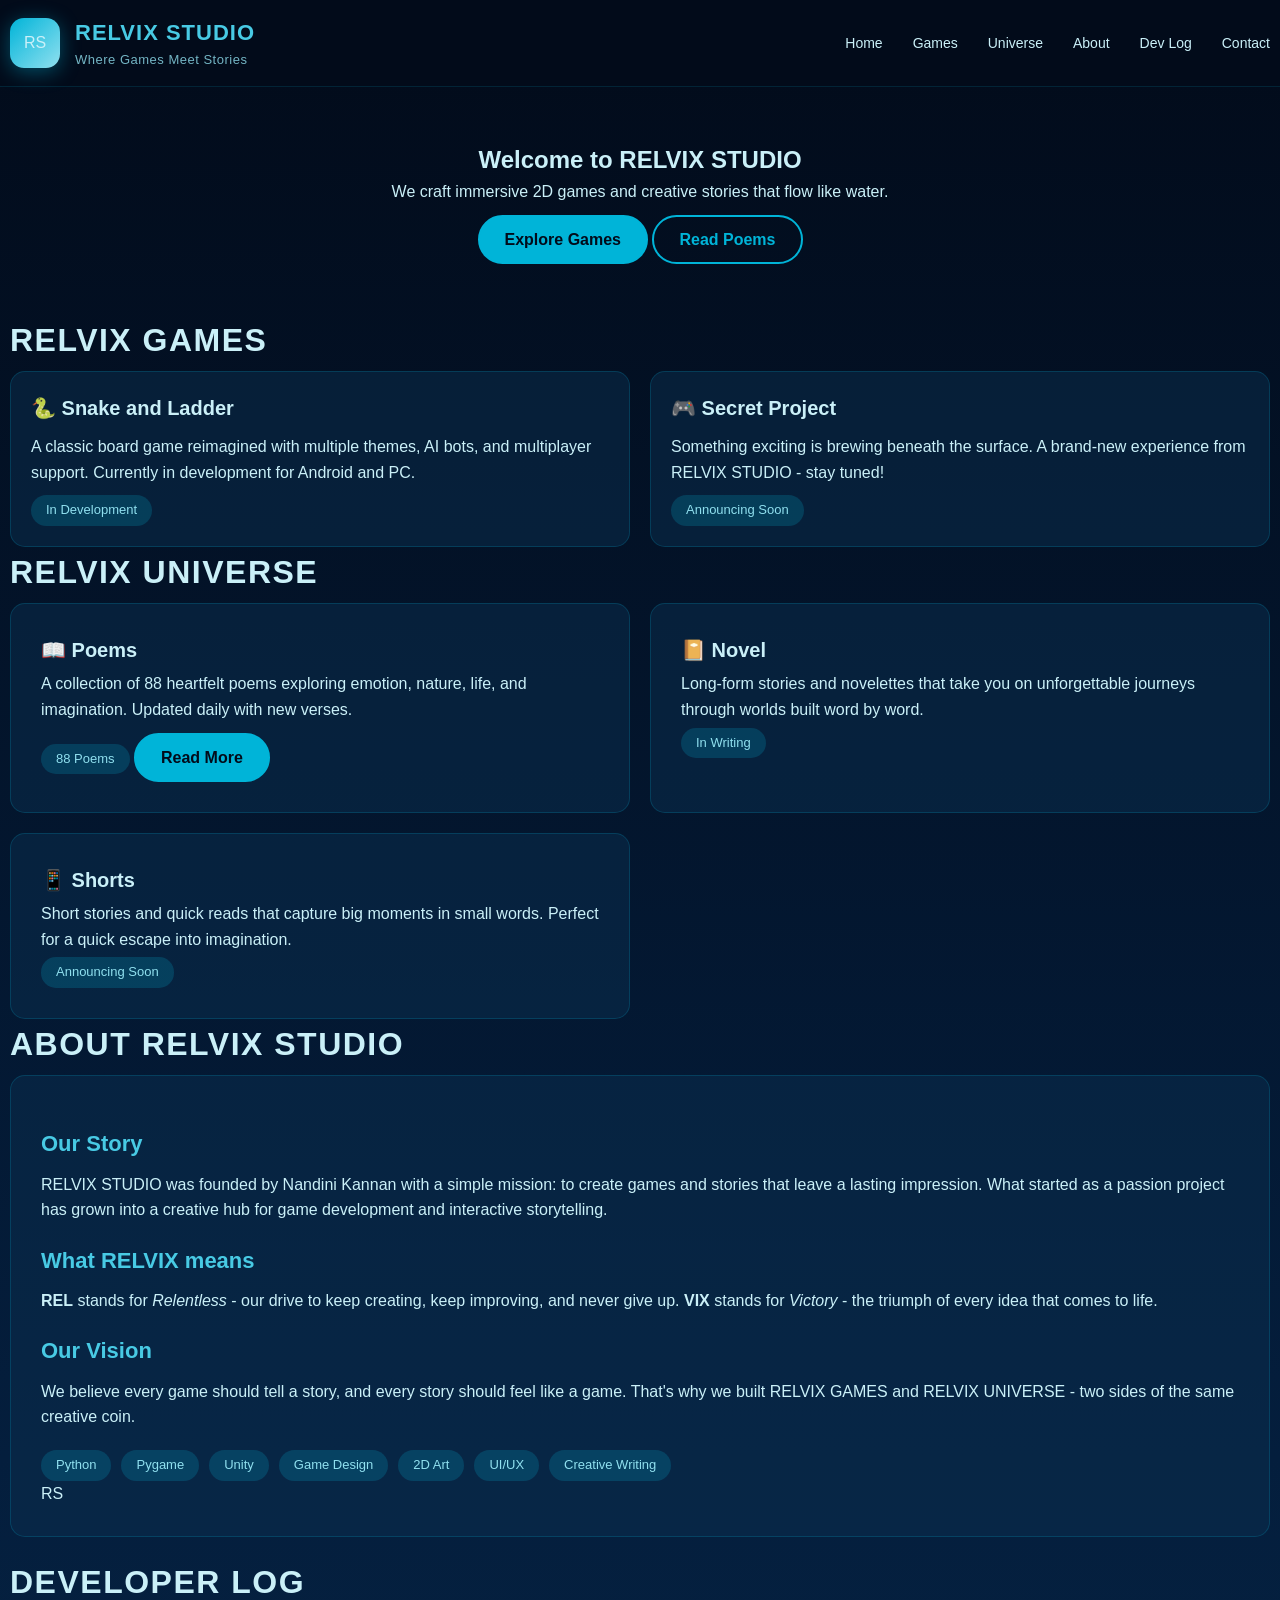
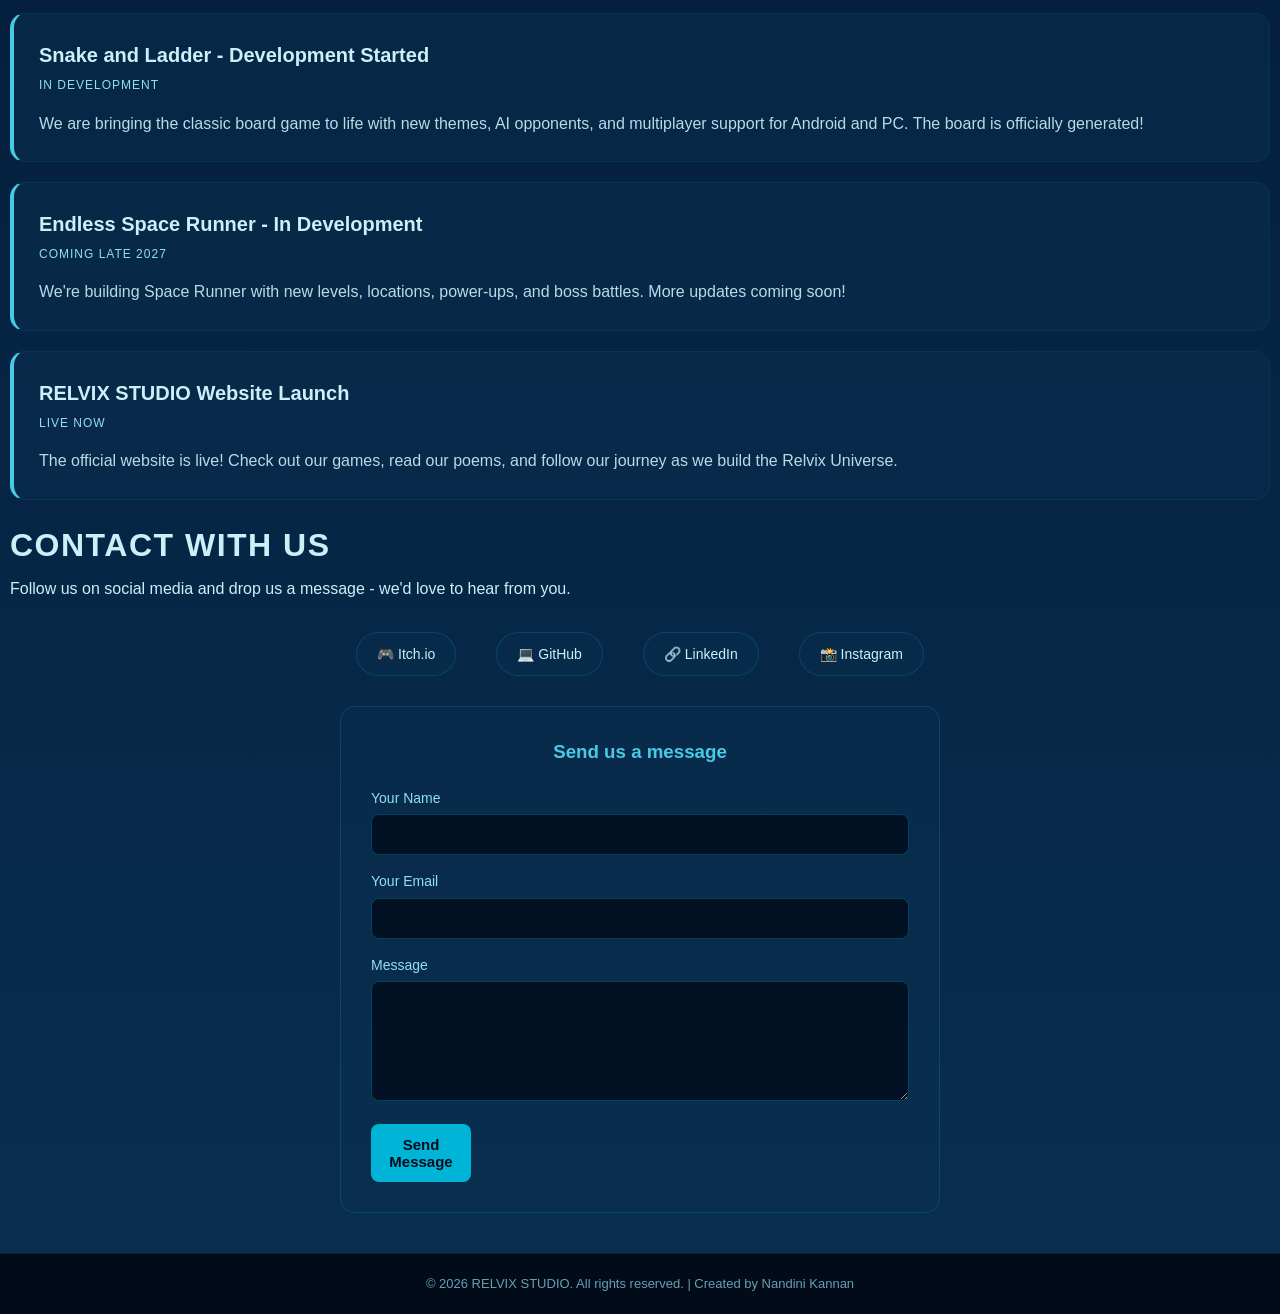
<file: index.html>
<!DOCTYPE html>
<html lang="en">
 <head>
    <meta charset="UTF-8">
    <meta name="viewport" content="width=device-width, initial-scale=1.0">
    <meta name="description" content="RELVIX STUDIO - Game development studio creating imersive 2D games and creative stories.">
    <meta name="keywords" content="RELVIX STUDIO, game development, indie games, Pygame, 2D games, creative writing, poems, stories">
    <title>RELVIX STUDIO - Where Games Meet Stories</title>
    <link rel="stylesheet" href="style.css">
 </head>   
 <body>
   <header>
      <div class="container">
         <div class="logo">
            <div class="logo-icon">
               <span>RS</span>
            </div>
            <div class="logo-text">
               <h1>RELVIX STUDIO</h1>
               <p>Where Games Meet Stories</p>
            </div>
         </div>
         <nav>
            <ul>
               <li><a href="#home">Home</a></li>
               <li><a href="#games">Games</a></li>
               <li><a href="#universe">Universe</a></li>
               <li><a href="#about">About</a></li>
               <li><a href="#devlog">Dev Log</a></li>
               <li><a href="#contact">Contact</a></li>
            </ul>
         </nav>
      </div>
   </header>
   <section id="home" class="hero">
      <div class="container">
         <h1>Welcome to <span>RELVIX STUDIO</span></h1>
         <p>We craft immersive 2D games and creative stories that flow like water.</p>
         <a href="#games" class="btn">Explore Games</a>
         <a href="#universe" class="btn btn-outline">Read Poems</a>
      </div>
   </section>
   <section id="games" class="games">
      <div class="container">
         <h2 class="section-title">RELVIX GAMES</h2>
         <div class="games-grid">
            <div class="game-card">
               <h3>🐍 Snake and Ladder</h3>
               <p>A classic board game reimagined with multiple themes, AI bots, and multiplayer support. Currently in development for Android and PC.</p>
               <span>In Development</span>
            </div>
            <div class="game-card">
               <h3>🎮 Secret Project</h3>
               <p>Something exciting is brewing beneath the surface. A brand-new experience from RELVIX STUDIO - stay tuned!</p>
               <span>Announcing Soon</span>
            </div>
         </div>
      </div>
   </section>
   <section id="universe" class="universe">
      <div class="container">
         <h2 class="section-title">RELVIX UNIVERSE</h2>
         <div class="universe-grid">
            <div class="universe-card">
               <h3>📖 Poems</h3>
               <p>A collection of 88 heartfelt poems exploring emotion, nature, life, and imagination. Updated daily with new verses.</p>
               <span>88 Poems</span>
               <a href="poems.html" class="btn">Read More</a>
            </div>
            <div class="universe-card">
               <h3>📔 Novel</h3>
               <p>Long-form stories and novelettes that take you on unforgettable journeys through worlds built word by word.</p>
               <span>In Writing</span>
            </div>
            <div class="universe-card">
               <h3>📱 Shorts</h3>
               <p>Short stories and quick reads that capture big moments in small words. Perfect for a quick escape into imagination.</p>
               <span>Announcing Soon</span>
            </div>
         </div>
      </div>
   </section>
   <section id="about" class="about">
      <div class="container">
         <h2 class="section-title">ABOUT RELVIX STUDIO</h2>
         <div class="about-content">
            <div class="about-text">
               <h3>Our Story</h3>
               <p>RELVIX STUDIO was founded by Nandini Kannan with a simple mission: to create games and stories that leave a lasting impression. What started as a passion project has grown into a creative hub for game development and interactive storytelling.</p>
               <h3>What RELVIX means</h3>
               <p><strong>REL</strong> stands for <em>Relentless</em> - our drive to keep creating, keep improving, and never give up. <strong>VIX</strong> stands for <em>Victory</em> - the triumph of every idea that comes to life.</p>
               <h3>Our Vision</h3>
               <p>We believe every game should tell a story, and every story should feel like a game. That's why we built RELVIX GAMES and RELVIX UNIVERSE - two sides of the same creative coin.</p>
               <div class="skills">
                  <span class="skill">Python</span>
                  <span class="skill">Pygame</span>
                  <span class="skill">Unity</span>
                  <span class="skill">Game Design</span>
                  <span class="skill">2D Art</span>
                  <span class="skill">UI/UX</span>
                  <span class="skill">Creative Writing</span>
               </div>
               <div class="about-logo">
                  <div class="large-logo">
                     <span>RS</span>
                  </div>
               </div>
            </div>
         </div>
      </div>
   </section>
   <section id="devlog" class="devlog">
      <div class="container">
         <h2 class="section-title">DEVELOPER LOG</h2>
         <div class="devlog-post">  
            <h3>Snake and Ladder - Development Started</h3>
            <div class="date">In Development</div>
            <p>We are bringing the classic board game to life with new themes, AI opponents, and multiplayer support for Android and PC. The board is officially generated!</p>
         </div>
         <div class="devlog-post">
            <h3>Endless Space Runner - In Development</h3>
            <div class="date">Coming Late 2027</div>
            <p>We're building Space Runner with new levels, locations, power-ups, and boss battles. More updates coming soon!</p>
         </div>
         <div class="devlog-post">
            <h3>RELVIX STUDIO Website Launch</h3>
            <div class="date">Live Now</div>
            <p>The official website is live! Check out our games, read our poems, and follow our journey as we build the Relvix Universe.</p>
         </div>
      </div>
   </section>
   <section id="contact" class="contact">
      <div class="container">
         <h2 class="section-title">CONTACT WITH US</h2>
         <p>Follow us on social media and drop us a message - we'd love to hear from you.</p>
         <div class="social-links">
            <a href="https://relvixgames.itch.io/" target="_blank">🎮 Itch.io</a>
            <a href="https://github.com/" target="_blank">💻 GitHub</a>
            <a href="https://www.linkedin.com/in/nandini-k-23288b352/" target="_blank">🔗 LinkedIn</a>
            <a href="https://www.instagram.com/relvix_studio/?hl=en">📸 Instagram</a>
         </div>
         <div class="contact-form">
            <h3>Send us a message</h3>
            <form action="https://formsubmit.co/relvixgames@gmail.com" method="POST">
               <div class="form-group">
                  <label>Your Name</label>
                  <input type="text" name="name" required>
               </div>
               <div class="form-group">
                  <label>Your Email</label>
                  <input type="email" name="email" required>
               </div>
               <div class="form-group">
                  <label>Message</label>
                  <textarea name="message" required></textarea>
               </div>
               <button type="submit" class="submit-btn">Send Message</button>
            </form>
         </div>
      </div>
   </section>
   <footer>
      <p>&copy; 2026 RELVIX STUDIO. All rights reserved. | Created by Nandini Kannan</p>
   </footer>
      <script>
      if ('scrollRestoration' in history) { 
         history.scrollRestoration = 'manual';
         if (window.location.hash) { 
            history.replaceState(null, null, window.location.pathname);
         }
      }
      window.scrollTo(0, 0);
   </script>
</body>
</html>
</html>
</file>
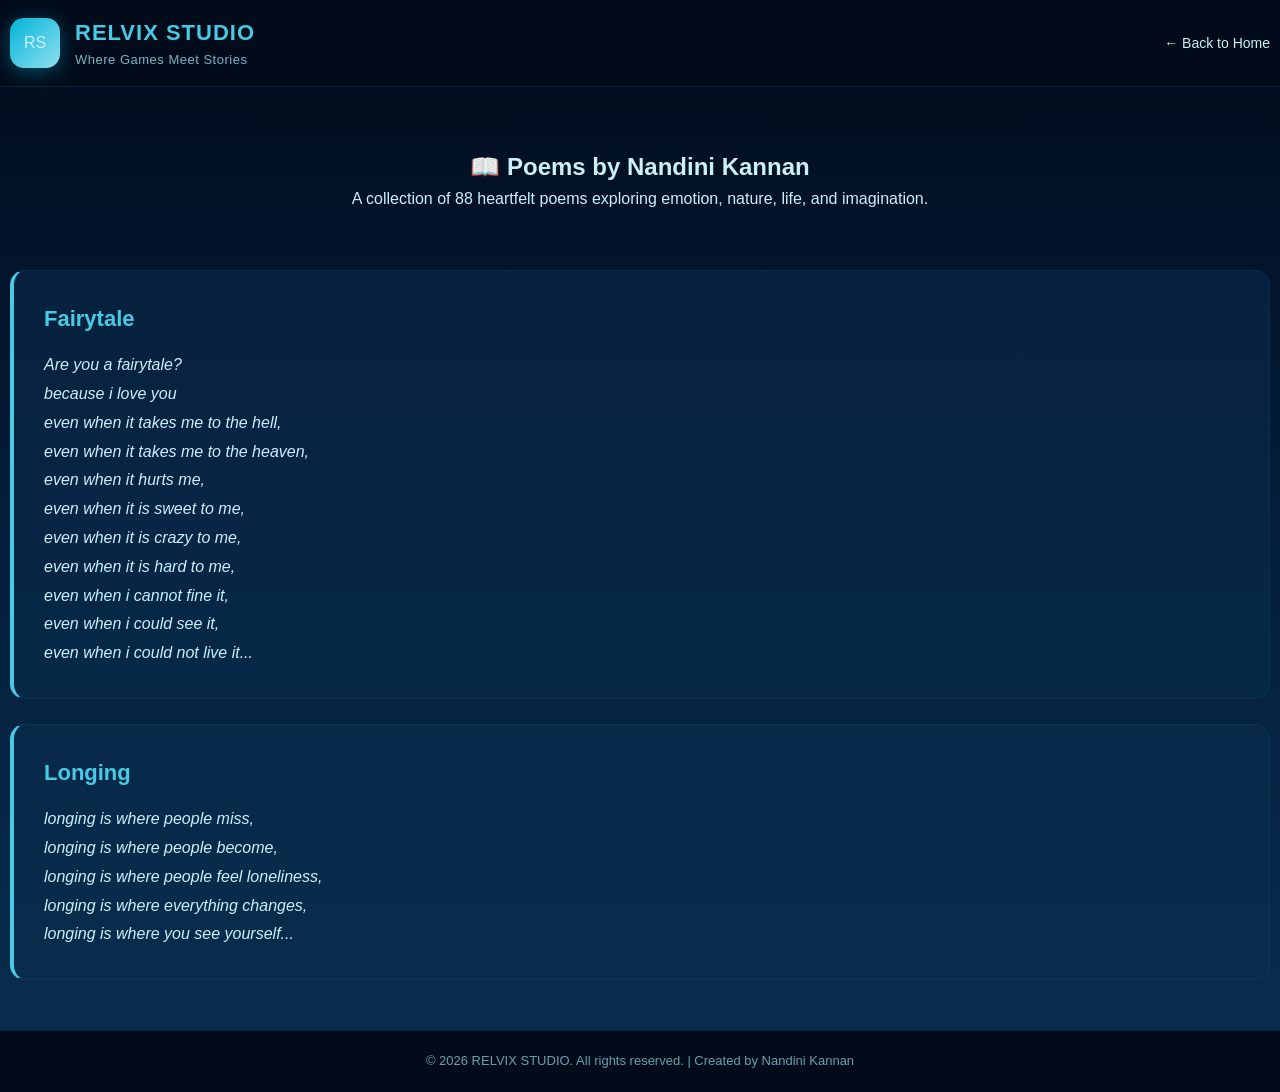
<file: poems.html>
<!DOCTYPE html>
<html lang="en">
<head>
    <meta charset="UTF-8">
    <meta name="viewport" content="width=device-width, initial-scale=1.0">
    <title>Poems - RELVIX STUDIO</title>
    <link rel="stylesheet" href="style.css">
</head>
<body>
    <header>
        <div class="container">
            <div class="logo">
                <div class="logo-icon"><span>RS</span></div>
                <div class="logo-text">
                    <h1>RELVIX STUDIO</h1>
                    <p>Where Games Meet Stories</p>
                </div>
            </div>
            <nav>
                <ul>
                    <li><a href="index.html">← Back to Home</a></li>
                </ul>
            </nav>
        </div>
    </header>
    <section class="hero" style="min-height: 20vh;">
        <div class="container">
            <h1>📖 Poems by Nandini Kannan</h1>
            <p>A collection of 88 heartfelt poems exploring emotion, nature, life, and imagination.</p>
        </div>
    </section>
    <section class="container" style="margin-bottom: 50px;">
        <div class="poem-card">
            <h3>Fairytale</h3>
            <p>
                Are you a fairytale? <br> 
                because i love you <br>
                even when it takes me to the hell, <br> 
                even when it takes me to the heaven, <br>
                even when it hurts me, <br>
                even when it is sweet to me, <br> 
                even when it is crazy to me, <br>
                even when it is hard to me, <br>
                even when i cannot fine it, <br>
                even when i could see it, <br>
                even when i could not live it...
            </p>
        </div>
        <div class="poem-card">
            <h3>Longing</h3>
            <p>
                longing is where people miss, <br>
                longing is where people become, <br>
                longing is where people feel loneliness, <br>
                longing is where everything changes, <br>
                longing is where you see yourself...
            </p>
        </div>
    </section>
    <footer>
        <p>&copy; 2026 RELVIX STUDIO. All rights reserved. | Created by Nandini Kannan</p>
    </footer>
</body>
</html>
</file>
<file: style.css>
html {
    scroll-padding-top: 100px;
    scroll-behavior: smooth;
}
*{
    margin: 0;
    padding: 0;
    box-sizing: border-box;
}
body {
    font-family: 'Segoe UI', 'Arial', sans-serif;
    background: linear-gradient(180deg, #020b1a 0%, #041e3d 50% , #0a2f4f 100%);
    color: #caf0f8;
    line-height: 1.6;
    overflow-x: hidden;
    padding-top: 90px;
}
header {
    background: #020b1a;
    padding: 15px 0;
    position: fixed;
    width: 100%;
    top: 0;
    z-index: 100;
    border-bottom:1px solid rgba(0, 180, 216, 0.15);
}
header .container {
    display: flex;
    justify-content: space-between;
    align-items: center;
}
.logo {
    display: flex;
    align-items: center;
    gap: 15px;
}
nav ul {
    display: flex;
    list-style: none;
    gap: 30px;
}
.logo-icon {
    width: 50px;
    height: 50px;
    background: linear-gradient(135deg, #00b4d8, #48cae4, #90e0ef);
    border-radius: 14px;
    display: flex;
    align-items: center;
    justify-content: center;
    box-shadow: 0 4px 20px rgba(0, 180, 216, 0.4);
}
.logo-text h1 {
    font-size: 22px;
    color: #48cae4;
    letter-spacing: 1px;
}
.logo-text p {
    font-size: 13px;
    color:#90e0ef;
    letter-spacing: 0.5px;
    opacity: 0.8;
}
nav ul li a {
    color: #caf0f8;
    text-decoration: none;
    font-size: 14px;
}
.hero {
    min-height: 25vh;
    display: flex;
    align-items: center;
    justify-content: center;
    text-align: center;
    padding: 20px;
}
.section-title {
    font-size: 32px;
    color: #caf0f8;
    letter-spacing: 1.5px;
    margin-bottom: 5px;
}
.container {
    max-width: 1340px;
    margin: 0 auto;
    padding: 0 10px;
}
.games-grid {
    display: grid; 
    grid-template-columns: repeat(auto-fit, minmax(280px,1fr));
    gap: 20px;
}
.game-card{
    background: rgba(10, 47, 79, 0.5);
    border-radius: 15px;
    padding: 20px;
    border:1px solid rgba(0, 180, 216, 0.2);
}
.game-card h3 {
    color: #caf0f8;
    font-size: 20px;
    margin-bottom: 10px;
}
.game-card span {
    display: inline-block;
    background: rgba(0, 180, 216, 0.2);
    color: #90e0ef;
    padding: 5px 15px;
    border-radius: 20px;
    font-size: 13px;
    margin-top: 10px;
}
.universe-grid {
    display: grid;
    grid-template-columns: repeat(2, 1fr);
    gap:20px;
}
.universe-card {
    background: rgba(10, 47, 79, 0.5);
    border-radius: 15px;
    padding:30px;
    border: 1px solid rgba(0, 180, 216, 0.2);
}
.universe-card h3 {
    color: #caf0f8;
    font-size: 20px;
    margin-bottom: 5px;
}
.universe-card span{
    display: inline-block;
    background: rgba(0, 180, 216, 0.2);
    color: #90e0ef;
    padding: 5px 15px;
    border-radius: 15px;
    font-size: 13px;
    margin-top: 5px;
}
.about-content {
    background: rgba(10, 47, 79, 0.5);
    border-radius: 15px;
    padding: 30px;
    border: 1px solid rgba(0, 180, 216, 0.2);
    margin-bottom: 20px;
}
.about-text h3 {
    color: #48cae4;
    font-size: 22px;
    margin-top: 20px;
    margin-bottom: 10px;
}
.skills {
    display: flex;
    flex-wrap: wrap;
    gap: 10px;
    margin-top: 20px;
}
.skill {
    background: rgba(0, 180, 216, 0.2);
    color: #90e0ef;
    padding: 5px 15px;
    border-radius: 20px;
    font-size: 13px; 
}
.devlog-post {
    background: rgba(10, 47, 79, 0.5);
    border-radius: 15px;
    padding:25px;
    margin-bottom: 20px;
    border-left: 4px solid #48cae4;
    border-top: 1px solid rgba(0, 180, 216, 0.1);
    border-right: 1px solid rgba(0, 180, 216, 0.1);
    border-bottom: 1px solid rgba(0, 180, 216, 0.1);
}
.devlog-post h3 {
    color: #caf0f8;
    font-size: 20px;
    margin-bottom: 5px;
}
.devlog-post .date {
    font-size: 12px;
    color: #90e0ef;
    margin-bottom: 15px;
    text-transform: uppercase;
    letter-spacing: 1px;
}
.devlog-post p {
    color: #caf0f8;
    opacity: 0.9;
}
.social-links {
    display: flex;
    justify-content: center;
    gap: 40px;
    margin: 30px 0;
    flex-wrap: wrap;
}
.social-links a {
    color: #caf0f8;
    text-decoration: none;
    background: rgba(10, 47, 79, 0.5);
    padding: 10px 20px;
    border-radius: 25px;
    border: 1px solid rgba(0, 180, 216, 0.2);
    font-size: 14px;
}
.contact-form {
    max-width: 600px;
    margin: 0 auto;
    background: rgba(10, 47, 79, 0.5);
    padding: 30px;
    border-radius: 15px;
    border: 1px solid rgba(0, 180, 216, 0.2);
}
.contact-form h3 {
    color: #48cae4;
    margin-bottom: 20px;
    text-align: center;
}
.form-group {
    margin-bottom: 15px;
}
.form-group label {
    display: block;
    margin-bottom: 5px;
    color: #90e0ef;
    font-size: 14px;
}
.form-group input,
.form-group textarea {
    width: 100%;
    padding: 12px;
    background: rgba(2, 11, 26, 0.8);
    border: 1px solid rgba(0, 180, 216, 0.3);
    border-radius: 8px;
    color: #caf0f8;
    font-family: inherit;
}
.form-group input:focus,
.form-group textarea:focus {
    outline: none;
    border-color: #00b4d8;
}
.form-group textarea {
    height: 120px;
    resize: vertical;
}
.submit-btn {
    width: 100px;
    background: #00b4d8;
    color: #020b1a;
    padding: 12px;
    border: none;
    border-radius: 8px;
    font-size: 15px;
    font-weight: bold;
    cursor: pointer;
}
footer {
    background: #020b1a;
    text-align: center;
    padding: 20px;
    border-top: 1px solid rgba(0, 180, 216, 0.15);
    margin-top: 40px;
}
footer p {
    color: #90e0ef;
    font-size: 13px;
    opacity:0.7;
}
@media (max-width: 768px) {
    /* 1. stack the logo and navigation on top of each other */
    header .container {
        flex-direction: column;
        gap: 15px;
    }
    /* 2. wrap the nav links if they get too long */
    nav ul {
        flex-wrap: wrap;
        justify-content: center;
        gap: 15px;
    }
    /*  3. add mpre top padding because the header is taller on mobile */
    body {
        padding-top: 140px;
    }
    /* 4. force all grids to be 1 column on phones */
    .games-grid,
    .universe-grid {
        grid-template-columns: 1fr;
    }
    /* 5. make the big welcome text a bit smaller */
    .hero h1 {
        font-size: 28px;
    }
}
.poem-card {
    background: rgba(10, 47, 79, 0.5);
    border-radius: 15px;
    padding: 30px;
    margin-bottom: 25px;
    border-left: 4px solid #48cae4;
    border-top: 1px solid rgba(0, 180, 216, 0.1);
    border-right: 1px solid rgba(0, 180, 216, 0.1);
    border-bottom: 1px solid rgba(0, 180, 216, 0.1);
}

.poem-card h3 {
    color: #48cae4;
    font-size: 22px;
    margin-bottom: 15px;
}

.poem-card p {
    color: #caf0f8;
    font-size: 16px;
    line-height: 1.8; /* Extra space for poetry reading */
    font-style: italic; /* Poetry looks great in italics */
}
.btn {
    display: inline-block;
    background: #00b4d8;
    color: #020b1a;
    padding: 10px 25px;
    text-decoration: none;
    border-radius: 25px;
    font-weight: bold;
    margin-top: 10px;
    border: 2px solid #00b4d8;
}

.btn-outline {
    background: transparent;
    color: #00b4d8;
}
</file>
